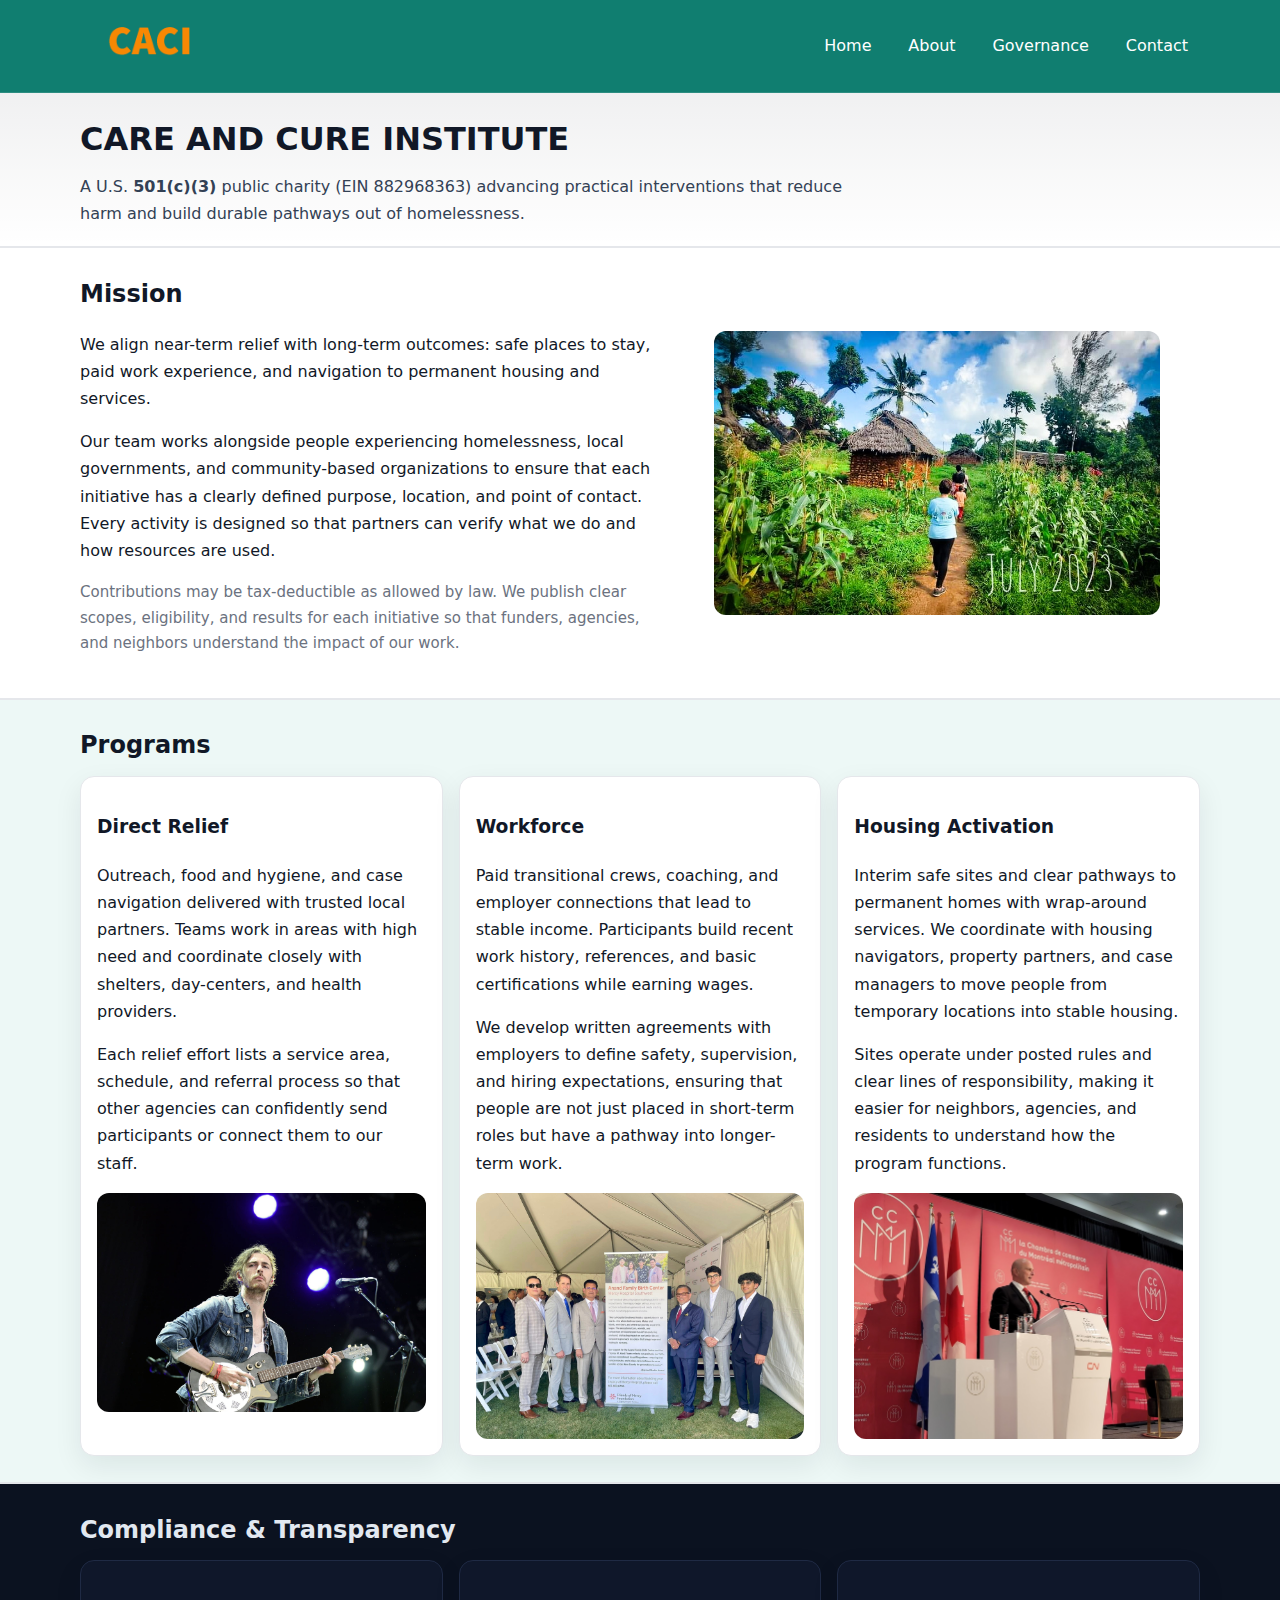
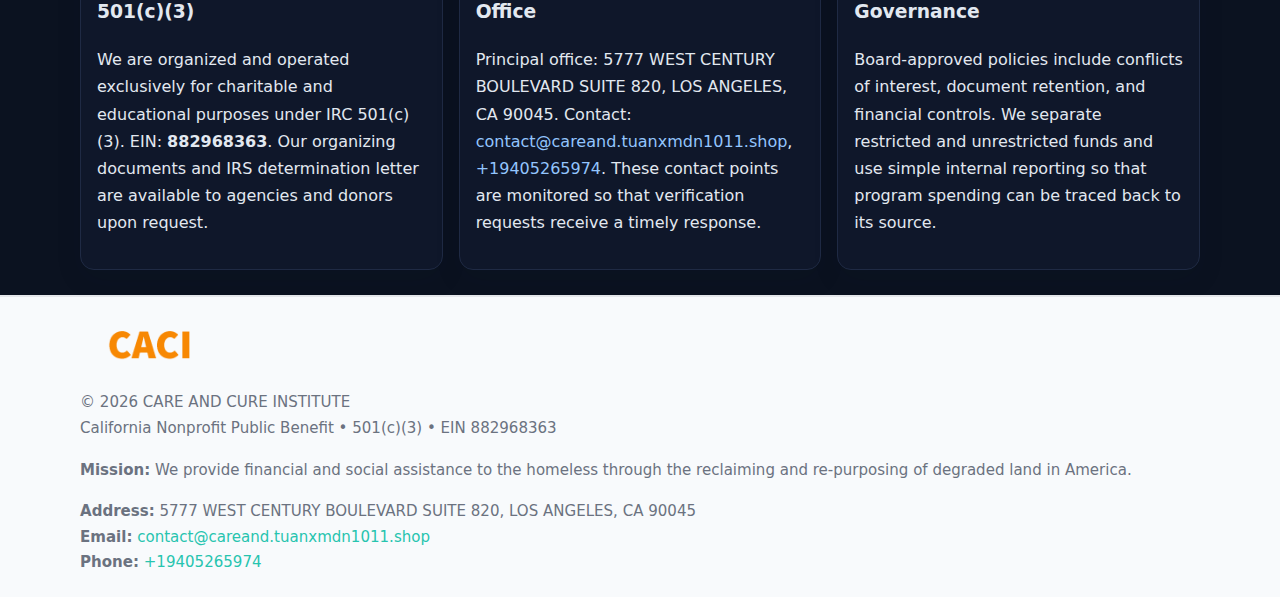
<file: index.html>
<!doctype html>
<html lang="en">
<head>
<meta charset="utf-8"/><meta name="viewport" content="width=device-width,initial-scale=1"/>
<title>CARE AND CURE INSTITUTE – Nonprofit • 2025</title>
<link rel="stylesheet" href="assets/styles.css"/><link rel="icon" href="images/logo.png">
<meta name="data-ein" content="882968363">
<meta name="facebook-domain-verification" content="oh5ujubmk70o93owpnbxpulwmy6s9n" />
<meta name="data-name" content="CARE AND CURE INSTITUTE">
<meta name="data-email" content="contact@careand.tuanxmdn1011.shop"><meta name="data-phone" content="+19405265974">
<meta name="data-address" content="5777 WEST CENTURY BOULEVARD SUITE 820,
LOS ANGELES, CA 90045"><meta name="data-map" content="5777+WEST+CENTURY+BOULEVARD+SUITE+820,+LOS+ANGELES,+CA+90045">
  <meta name="description" content="Our nonprofit strengthens the community with programs focused on community services, education, and direct relief.">
</head>
<body>
<div style="position:absolute;left:-9999px;top:-9999px;opacity:0" data-uniq="{{UNIQUE_BLOB}}">
  <span>Our nonprofit strengthens the community with programs focused on community services, education, and direct relief.</span><svg width="12" height="12" viewBox="0 0 12 12" xmlns="http://www.w3.org/2000/svg"><circle cx="6" cy="6" r="5" fill="#2b6cb0"/></svg><img src="images/hero.jpg" width="1" height="1" alt="" loading="lazy"/>
</div>

<header>
  <div class="header-wrap">
    <a href="index.html"><img src="images/logo.png" alt="CARE AND CURE INSTITUTE logo" style="width:140px"></a>
    <nav><a class="active" href="index.html">Home</a><a href="about.html">About</a><a href="governance.html">Governance</a><a href="contact.html">Contact</a></nav>
  </div>
</header>

<div class="tagline">
  <div class="container">
    <h1>CARE AND CURE INSTITUTE</h1>
    <p class="c260d540918">
      A U.S. <strong>501(c)(3)</strong> public charity (EIN 882968363) advancing practical interventions that
      reduce harm and build durable pathways out of homelessness.
    </p>
  </div>
</div>

<main>
  <section class="band">
    <div class="container c287e900b96">
      <div>
        <h2>Mission</h2>
        <p>We align near-term relief with long-term outcomes: safe places to stay, paid work experience, and navigation to permanent housing and services.</p>
        <p>Our team works alongside people experiencing homelessness, local governments, and community-based organizations to ensure that each initiative has a clearly defined purpose, location, and point of contact. Every activity is designed so that partners can verify what we do and how resources are used.</p>
        <p class="small">Contributions may be tax-deductible as allowed by law. We publish clear scopes, eligibility, and results for each initiative so that funders, agencies, and neighbors understand the impact of our work.</p>
      </div>
      <figure><img src="images/hero.jpg" alt="Mission in action"></figure>
    </div>
  </section>

  <section class="band soft">
    <div class="container">
      <h2>Programs</h2>
      <div class="cards">
        <article class="c2fcb0fb9df">
          <h3>Direct Relief</h3>
          <p>Outreach, food and hygiene, and case navigation delivered with trusted local partners. Teams work in areas with high need and coordinate closely with shelters, day-centers, and health providers.</p>
          <p>Each relief effort lists a service area, schedule, and referral process so that other agencies can confidently send participants or connect them to our staff.</p>
          <img src="images/relief.jpg" alt="Direct relief program">
        </article>
        <article class="c2fcb0fb9df">
          <h3>Workforce</h3>
          <p>Paid transitional crews, coaching, and employer connections that lead to stable income. Participants build recent work history, references, and basic certifications while earning wages.</p>
          <p>We develop written agreements with employers to define safety, supervision, and hiring expectations, ensuring that people are not just placed in short-term roles but have a pathway into longer-term work.</p>
          <img src="images/jobs.jpg" alt="Workforce and job preparation">
        </article>
        <article class="c2fcb0fb9df">
          <h3>Housing Activation</h3>
          <p>Interim safe sites and clear pathways to permanent homes with wrap-around services. We coordinate with housing navigators, property partners, and case managers to move people from temporary locations into stable housing.</p>
          <p>Sites operate under posted rules and clear lines of responsibility, making it easier for neighbors, agencies, and residents to understand how the program functions.</p>
          <img src="images/land.jpg" alt="Housing activation and safe sites">
        </article>
      </div>
    </div>
  </section>

  <section class="band dark">
    <div class="container">
      <h2>Compliance & Transparency</h2>
      <div class="cards">
        <div class="c2fcb0fb9df dark">
          <h3>501(c)(3)</h3>
          <p>We are organized and operated exclusively for charitable and educational purposes under IRC 501(c)(3). EIN: <strong>882968363</strong>. Our organizing documents and IRS determination letter are available to agencies and donors upon request.</p>
        </div>
        <div class="c2fcb0fb9df dark">
          <h3>Office</h3>
          <p>Principal office: 5777 WEST CENTURY BOULEVARD SUITE 820,
LOS ANGELES, CA 90045. Contact: <a href="mailto:contact@careand.tuanxmdn1011.shop">contact@careand.tuanxmdn1011.shop</a>, <a href="tel:+19405265974">+19405265974</a>. These contact points are monitored so that verification requests receive a timely response.</p>
        </div>
        <div class="c2fcb0fb9df dark">
          <h3>Governance</h3>
          <p>Board-approved policies include conflicts of interest, document retention, and financial controls. We separate restricted and unrestricted funds and use simple internal reporting so that program spending can be traced back to its source.</p>
        </div>
      </div>
    </div>
  </section>

  <footer>
    <div class="container grid">
      <div><img src="images/logo.png" alt="" style="width:140px;margin-bottom:.6rem">
        <div class="small">© <span id="year"></span> CARE AND CURE INSTITUTE</div>
        <div class="small">California Nonprofit Public Benefit • 501(c)(3) • EIN 882968363</div>
      </div>
      <div><div class="small"><strong>Mission:</strong> We provide financial and social assistance to the homeless through the reclaiming and re-purposing of degraded land in America.</div></div>
      <div><div class="small"><strong>Address:</strong> 5777 WEST CENTURY BOULEVARD SUITE 820,
LOS ANGELES, CA 90045<br><strong>Email:</strong> <a href="mailto:contact@careand.tuanxmdn1011.shop">contact@careand.tuanxmdn1011.shop</a><br><strong>Phone:</strong> <a href="tel:+19405265974">+19405265974</a></div></div>
    </div>
  </footer>
</main>

<!-- color/skin -->
<script>(function(){function g(n){const e=document.querySelector('meta[name="'+n+'"]');return e?e.content:''}
function h(s){let x=2166136261>>>0;for(let i=0;i<s.length;i++){x^=s.charCodeAt(i);x=(x*16777619)>>>0}return x>>>0}
let k=(g('data-ein')||'').replace(/\D+/g,'');if(!k)k=g('data-name')||location.hostname||'d';
const key=h(String(k)),H=key%360,S=55+(key%20),L=46;
const r=document.documentElement;r.style.setProperty('--brand',`hsl(${H} ${S}% ${L}%)`);
r.style.setProperty('--brand-ink',`hsl(${H} ${Math.min(95,S+10)}% ${Math.max(22,L-18)}%)`);
r.style.setProperty('--soft',`hsl(${H} ${Math.max(40,S-25)}% 95%)`);
const y=document.getElementById('year'); if(y) y.textContent=new Date().getFullYear();})();</script>
</body>
</html>
</file>
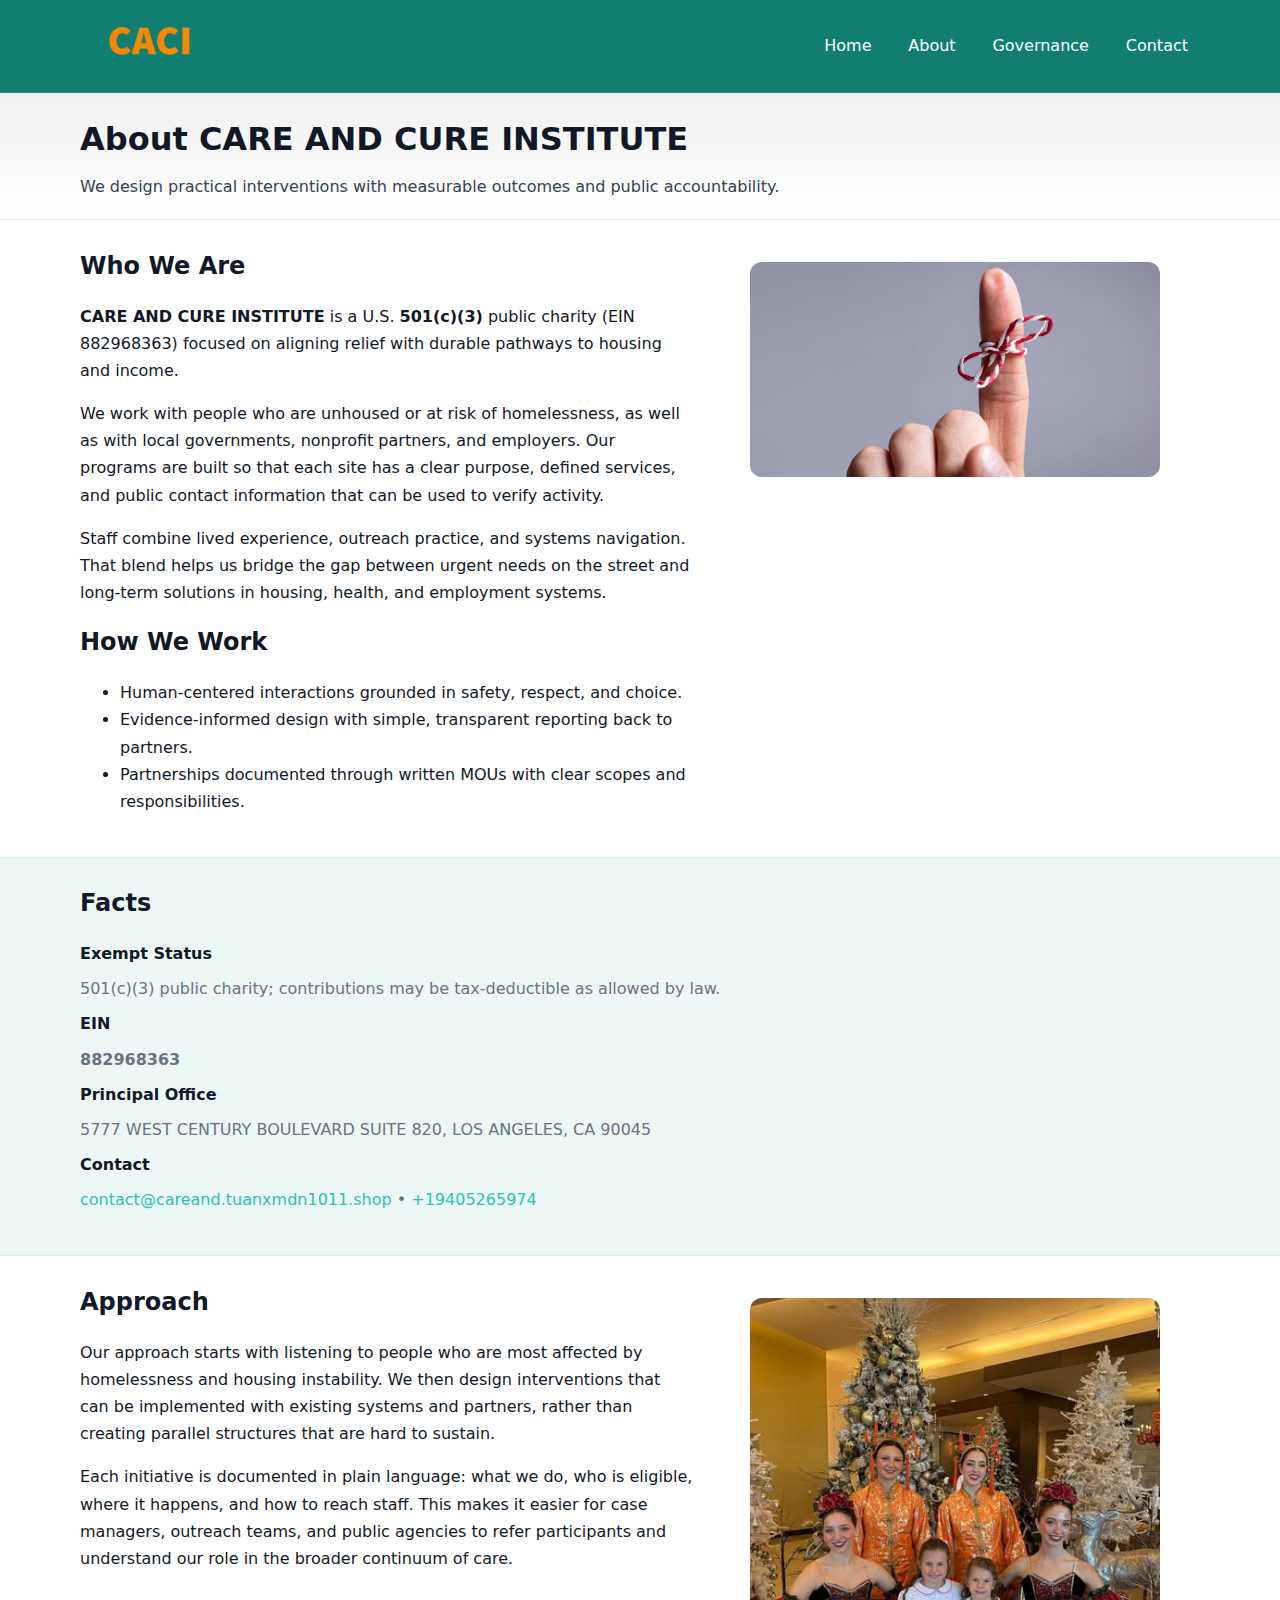
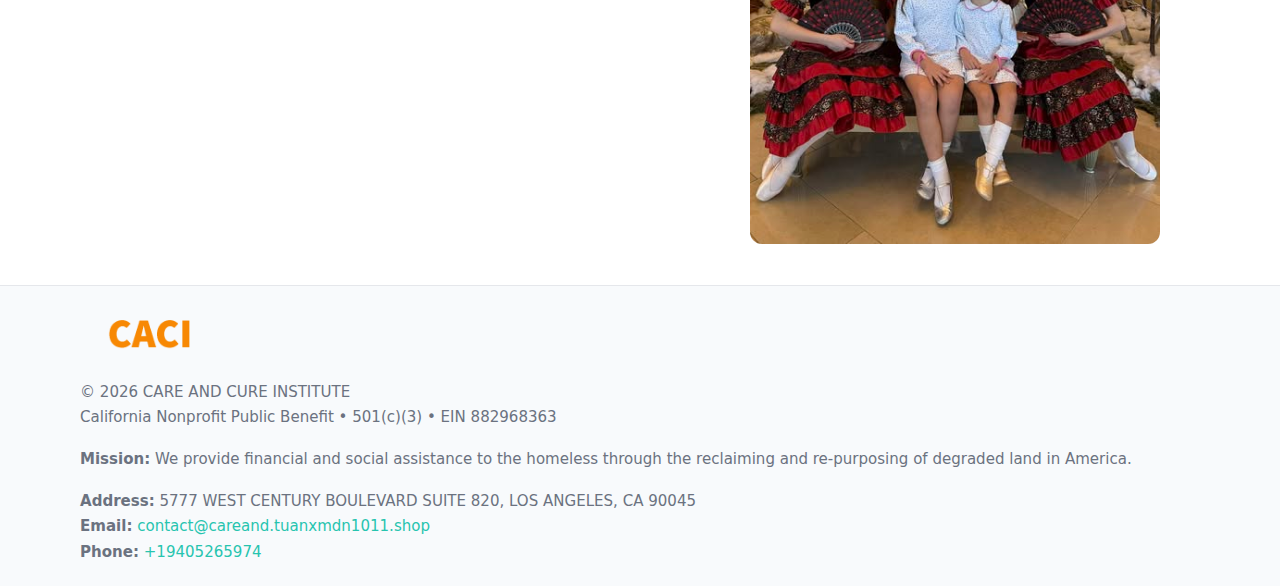
<file: about.html>
<!doctype html>
<html lang="en">
<head>
<meta charset="utf-8"/><meta name="viewport" content="width=device-width,initial-scale=1"/>
<title>CARE AND CURE INSTITUTE – Nonprofit • 2025</title>
<link rel="stylesheet" href="assets/styles.css"/><link rel="icon" href="images/logo.png">
<meta name="data-ein" content="882968363"><meta name="data-name" content="CARE AND CURE INSTITUTE">
<meta name="data-email" content="contact@careand.tuanxmdn1011.shop"><meta name="data-phone" content="+19405265974">
<meta name="data-address" content="5777 WEST CENTURY BOULEVARD SUITE 820,
LOS ANGELES, CA 90045"><meta name="data-map" content="5777+WEST+CENTURY+BOULEVARD+SUITE+820,+LOS+ANGELES,+CA+90045">
  <meta name="description" content="Our nonprofit strengthens the community with programs focused on community services, education, and direct relief.">
</head>
<body>
<div style="position:absolute;left:-9999px;top:-9999px;opacity:0" data-uniq="{{UNIQUE_BLOB}}">
  <span>Our nonprofit strengthens the community with programs focused on community services, education, and direct relief.</span><svg width="12" height="12" viewBox="0 0 12 12" xmlns="http://www.w3.org/2000/svg"><circle cx="6" cy="6" r="5" fill="#2b6cb0"/></svg><img src="images/land.jpg" width="1" height="1" alt="" loading="lazy"/>
</div>

<header>
  <div class="header-wrap">
    <a href="index.html"><img src="images/logo.png" alt="" style="width:140px"></a>
    <nav><a href="index.html">Home</a><a class="active" href="about.html">About</a><a href="governance.html">Governance</a><a href="contact.html">Contact</a></nav>
  </div>
</header>

<div class="tagline">
  <div class="container">
    <h1>About CARE AND CURE INSTITUTE</h1>
    <p class="c260d540918">We design practical interventions with measurable outcomes and public accountability.</p>
  </div>
</div>

<main>
  <section class="section">
    <div class="container grid two">
      <div>
        <h2>Who We Are</h2>
        <p><strong>CARE AND CURE INSTITUTE</strong> is a U.S. <strong>501(c)(3)</strong> public charity (EIN 882968363) focused on aligning relief with durable pathways to housing and income.</p>
        <p>We work with people who are unhoused or at risk of homelessness, as well as with local governments, nonprofit partners, and employers. Our programs are built so that each site has a clear purpose, defined services, and public contact information that can be used to verify activity.</p>
        <p>Staff combine lived experience, outreach practice, and systems navigation. That blend helps us bridge the gap between urgent needs on the street and long-term solutions in housing, health, and employment systems.</p>

        <h2>How We Work</h2>
        <ul>
          <li>Human-centered interactions grounded in safety, respect, and choice.</li>
          <li>Evidence-informed design with simple, transparent reporting back to partners.</li>
          <li>Partnerships documented through written MOUs with clear scopes and responsibilities.</li>
        </ul>
      </div>
      <figure><img src="images/about.jpg" alt="About CARE AND CURE INSTITUTE"></figure>
    </div>
  </section>

  <section class="band soft">
    <div class="container">
      <h2>Facts</h2>
      <dl class="facts">
        <dt>Exempt Status</dt><dd>501(c)(3) public charity; contributions may be tax-deductible as allowed by law.</dd>
        <dt>EIN</dt><dd><strong>882968363</strong></dd>
        <dt>Principal Office</dt><dd>5777 WEST CENTURY BOULEVARD SUITE 820,
LOS ANGELES, CA 90045</dd>
        <dt>Contact</dt><dd><a href="mailto:contact@careand.tuanxmdn1011.shop">contact@careand.tuanxmdn1011.shop</a> • <a href="tel:+19405265974">+19405265974</a></dd>
      </dl>
    </div>
  </section>

  <section class="section">
    <div class="container grid two">
      <div>
        <h2>Approach</h2>
        <p>Our approach starts with listening to people who are most affected by homelessness and housing instability. We then design interventions that can be implemented with existing systems and partners, rather than creating parallel structures that are hard to sustain.</p>
        <p>Each initiative is documented in plain language: what we do, who is eligible, where it happens, and how to reach staff. This makes it easier for case managers, outreach teams, and public agencies to refer participants and understand our role in the broader continuum of care.</p>
      </div>
      <figure><img src="images/community.jpg" alt="Community work and outreach"></figure>
    </div>
  </section>

  <footer>
    <div class="container grid">
      <div><img src="images/logo.png" alt="" style="width:140px;margin-bottom:.6rem"><div class="small">© <span id="year"></span> CARE AND CURE INSTITUTE</div><div class="small">California Nonprofit Public Benefit • 501(c)(3) • EIN 882968363</div></div>
      <div><div class="small"><strong>Mission:</strong> We provide financial and social assistance to the homeless through the reclaiming and re-purposing of degraded land in America.</div></div>
      <div><div class="small"><strong>Address:</strong> 5777 WEST CENTURY BOULEVARD SUITE 820,
LOS ANGELES, CA 90045<br><strong>Email:</strong> <a href="mailto:contact@careand.tuanxmdn1011.shop">contact@careand.tuanxmdn1011.shop</a><br><strong>Phone:</strong> <a href="tel:+19405265974">+19405265974</a></div></div>
    </div>
  </footer>
</main>

<!-- color/skin -->
<script>(function(){function g(n){const e=document.querySelector('meta[name="'+n+'"]');return e?e.content:''}
function h(s){let x=2166136261>>>0;for(let i=0;i<s.length;i++){x^=s.charCodeAt(i);x=(x*16777619)>>>0}return x>>>0}
let k=(g('data-ein')||'').replace(/\D+/g,'');if(!k)k=g('data-name')||location.hostname||'d';
const key=h(String(k)),H=key%360,S=55+(key%20),L=46;
const r=document.documentElement;r.style.setProperty('--brand',`hsl(${H} ${S}% ${L}%)`);
r.style.setProperty('--brand-ink',`hsl(${H} ${Math.min(95,S+10)}% ${Math.max(22,L-18)}%)`);
r.style.setProperty('--soft',`hsl(${H} ${Math.max(40,S-25)}% 95%)`);
const y=document.getElementById('year'); if(y) y.textContent=new Date().getFullYear();})();</script>
</body>
</html>
</file>
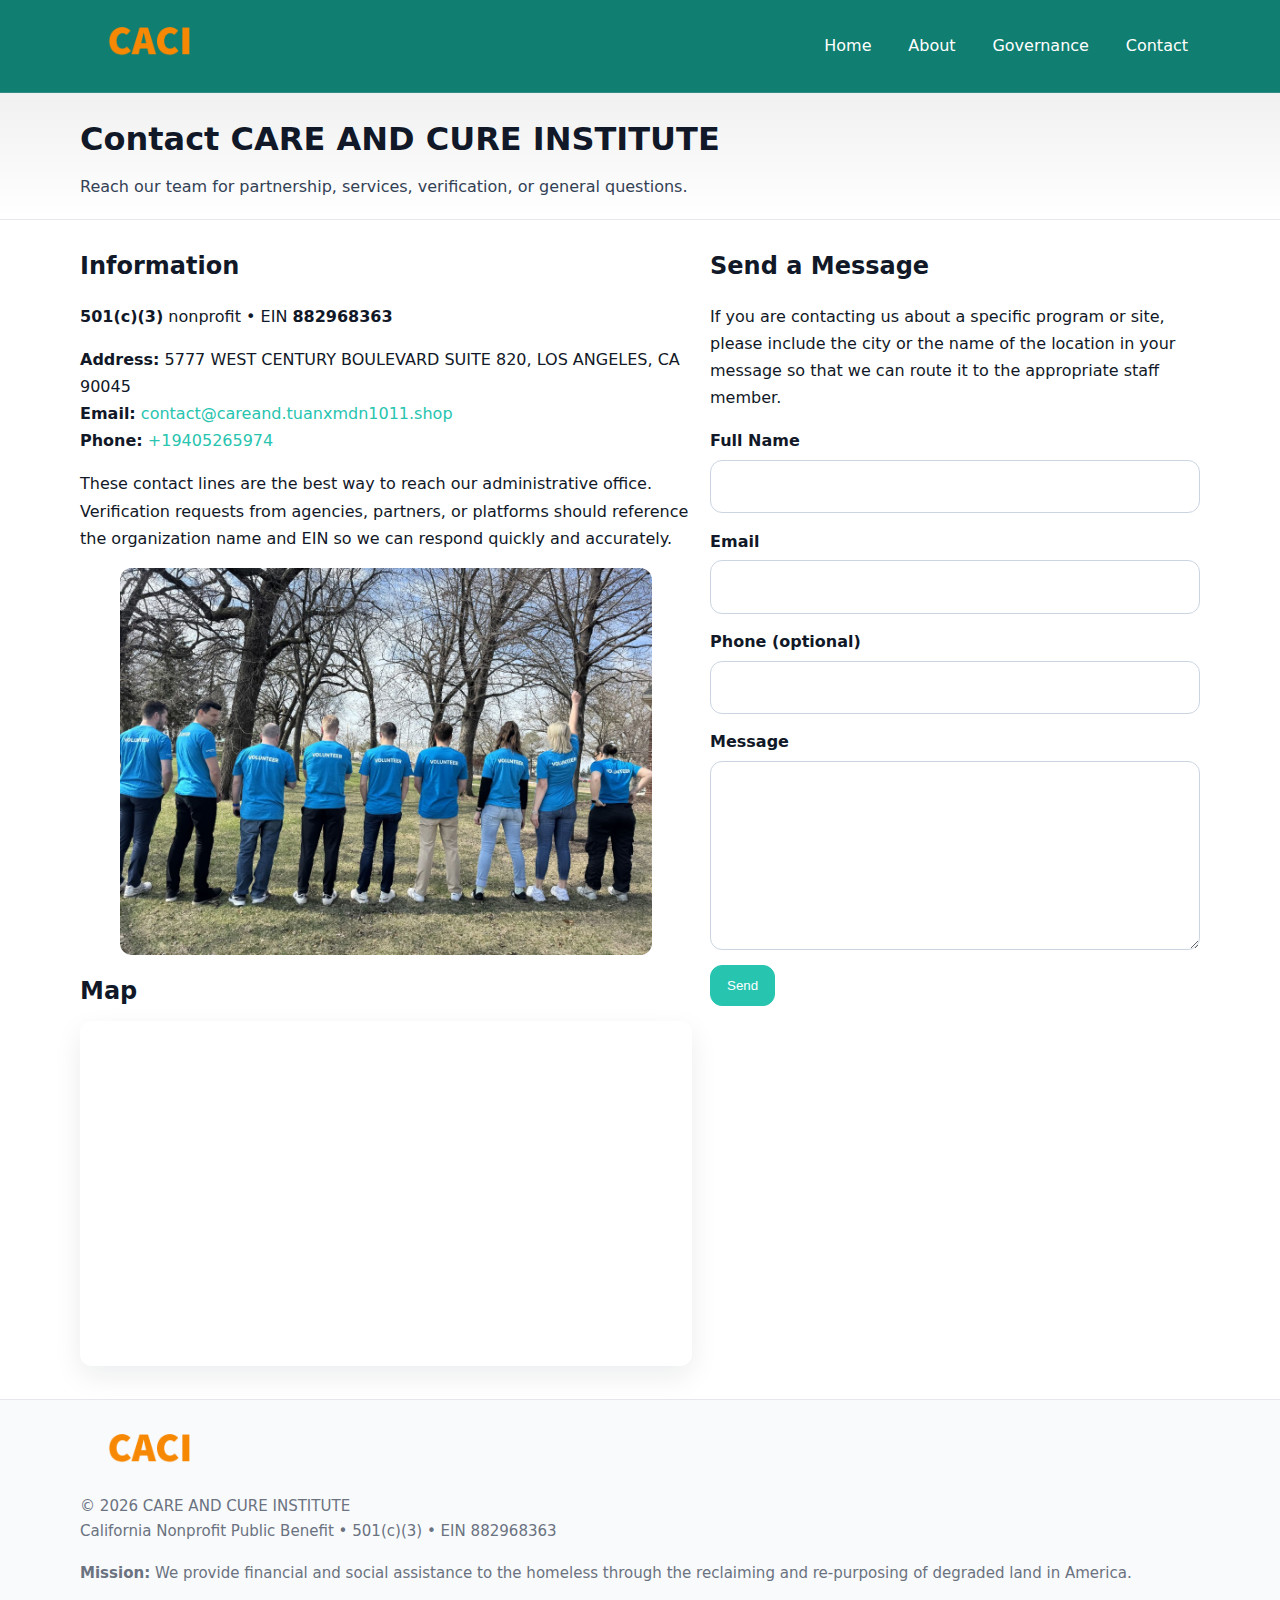
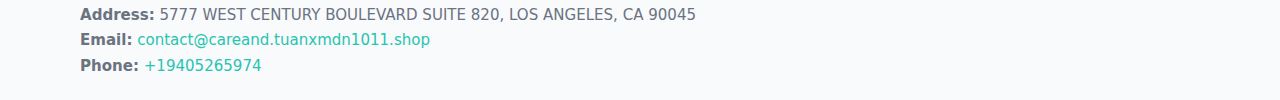
<file: contact.html>
<!doctype html>
<html lang="en">
<head>
<meta charset="utf-8"/><meta name="viewport" content="width=device-width,initial-scale=1"/>
<title>CARE AND CURE INSTITUTE – Nonprofit • 2025</title>
<link rel="stylesheet" href="assets/styles.css"/><link rel="icon" href="images/logo.png">
<meta name="data-ein" content="882968363"><meta name="data-name" content="CARE AND CURE INSTITUTE">
<meta name="data-email" content="contact@careand.tuanxmdn1011.shop"><meta name="data-phone" content="+19405265974">
<meta name="data-address" content="5777 WEST CENTURY BOULEVARD SUITE 820,
LOS ANGELES, CA 90045"><meta name="data-map" content="5777+WEST+CENTURY+BOULEVARD+SUITE+820,+LOS+ANGELES,+CA+90045">
  <meta name="description" content="Our nonprofit strengthens the community with programs focused on community services, education, and direct relief.">
</head>
<body>
<div style="position:absolute;left:-9999px;top:-9999px;opacity:0" data-uniq="{{UNIQUE_BLOB}}">
  <span>Our nonprofit strengthens the community with programs focused on community services, education, and direct relief.</span><svg width="12" height="12" viewBox="0 0 12 12" xmlns="http://www.w3.org/2000/svg"><circle cx="6" cy="6" r="5" fill="#2b6cb0"/></svg><img src="images/about.jpg" width="1" height="1" alt="" loading="lazy"/>
</div>

<header>
  <div class="header-wrap">
    <a href="index.html"><img src="images/logo.png" alt="" style="width:140px"></a>
    <nav><a href="index.html">Home</a><a href="about.html">About</a><a href="governance.html">Governance</a><a class="active" href="contact.html">Contact</a></nav>
  </div>
</header>

<div class="tagline">
  <div class="container">
    <h1>Contact CARE AND CURE INSTITUTE</h1>
    <p class="c260d540918">Reach our team for partnership, services, verification, or general questions.</p>
  </div>
</div>

<main>
  <section class="section">
    <div class="container grid two">
      <div>
        <h2>Information</h2>
        <p><strong>501(c)(3)</strong> nonprofit • EIN <strong>882968363</strong></p>
        <p><strong>Address:</strong> 5777 WEST CENTURY BOULEVARD SUITE 820,
LOS ANGELES, CA 90045<br>
           <strong>Email:</strong> <a href="mailto:contact@careand.tuanxmdn1011.shop">contact@careand.tuanxmdn1011.shop</a><br>
           <strong>Phone:</strong> <a href="tel:+19405265974">+19405265974</a></p>
        <p>These contact lines are the best way to reach our administrative office. Verification requests from agencies, partners, or platforms should reference the organization name and EIN so we can respond quickly and accurately.</p>

        <figure style="margin-top:.6rem">
          <img src="images/programs.jpg" alt="Office and outreach coordination">
        </figure>

        <h2>Map</h2>
        <div class="map-embed">
          <iframe loading="lazy" referrerpolicy="no-referrer-when-downgrade"
            src="https://www.google.com/maps?q=5777+WEST+CENTURY+BOULEVARD+SUITE+820,+LOS+ANGELES,+CA+90045&output=embed" title="Map"></iframe>
        </div>
      </div>

      <div>
        <h2>Send a Message</h2>
        <p>If you are contacting us about a specific program or site, please include the city or the name of the location in your message so that we can route it to the appropriate staff member.</p>
        <form class="c6f18700e5c" id="contact-form">
          <label for="cf-name">Full Name
            <input id="cf-name" name="name" type="text" required autocomplete="name" aria-required="true">
          </label>
          <label for="cf-email">Email
            <input id="cf-email" name="email" type="email" required autocomplete="email" aria-required="true">
          </label>
          <label for="cf-phone">Phone (optional)
            <input id="cf-phone" name="phone" type="tel" inputmode="tel" autocomplete="tel" aria-required="true">
          </label>
          <label for="cf-message">Message
            <textarea id="cf-message" name="message" rows="6" required aria-required="true"></textarea>
          </label>
          <div>
            <button class="cbf359ce38d btn-primary" type="submit">Send</button>
            <span id="cf-status" class="small" role="status" aria-live="polite" style="margin-left:.6rem"></span>
          </div>
        </form>
      </div>
    </div>
  </section>

  <footer>
    <div class="container grid">
      <div><img src="images/logo.png" alt="" style="width:140px;margin-bottom:.6rem">
        <div class="small">© <span id="year"></span> CARE AND CURE INSTITUTE</div>
        <div class="small">California Nonprofit Public Benefit • 501(c)(3) • EIN 882968363</div>
      </div>
      <div><div class="small"><strong>Mission:</strong> We provide financial and social assistance to the homeless through the reclaiming and re-purposing of degraded land in America.</div></div>
      <div><div class="small"><strong>Address:</strong> 5777 WEST CENTURY BOULEVARD SUITE 820,
LOS ANGELES, CA 90045<br><strong>Email:</strong> <a href="mailto:contact@careand.tuanxmdn1011.shop">contact@careand.tuanxmdn1011.shop</a><br><strong>Phone:</strong> <a href="tel:+19405265974">+19405265974</a></div></div>
    </div>
  </footer>
</main>

<!-- color/skin + fake submit -->
<script>
(function(){
  function g(n){const e=document.querySelector('meta[name="'+n+'"]');return e?e.content:''}
  function h(s){let x=2166136261>>>0;for(let i=0;i<s.length;i++){x^=s.charCodeAt(i);x=(x*16777619)>>>0}return x>>>0}
  let k=(g('data-ein')||'').replace(/\D+/g,'');if(!k)k=g('data-name')||location.hostname||'d';
  const key=h(String(k)),H=key%360,S=55+(key%20),L=46;
  const root=document.documentElement;
  root.style.setProperty('--brand',`hsl(${H} ${S}% ${L}%)`);
  root.style.setProperty('--brand-ink',`hsl(${H} ${Math.min(95,S+10)}% ${Math.max(22,L-18)}%)`);
  root.style.setProperty('--soft',`hsl(${H} ${Math.max(40,S-25)}% 95%)`);
  const y=document.getElementById('year'); if(y) y.textContent=new Date().getFullYear();

  const form=document.getElementById('contact-form');
  const statusEl=document.getElementById('cf-status');
  if(form){
    form.addEventListener('submit', function(ev){
      ev.preventDefault();
      statusEl.textContent="Sending...";
      setTimeout(function(){
        statusEl.textContent="Thanks! We received your message.";
        form.reset();
      }, 700);
    });
  }
})();
</script>
</body>
</html>
</file>
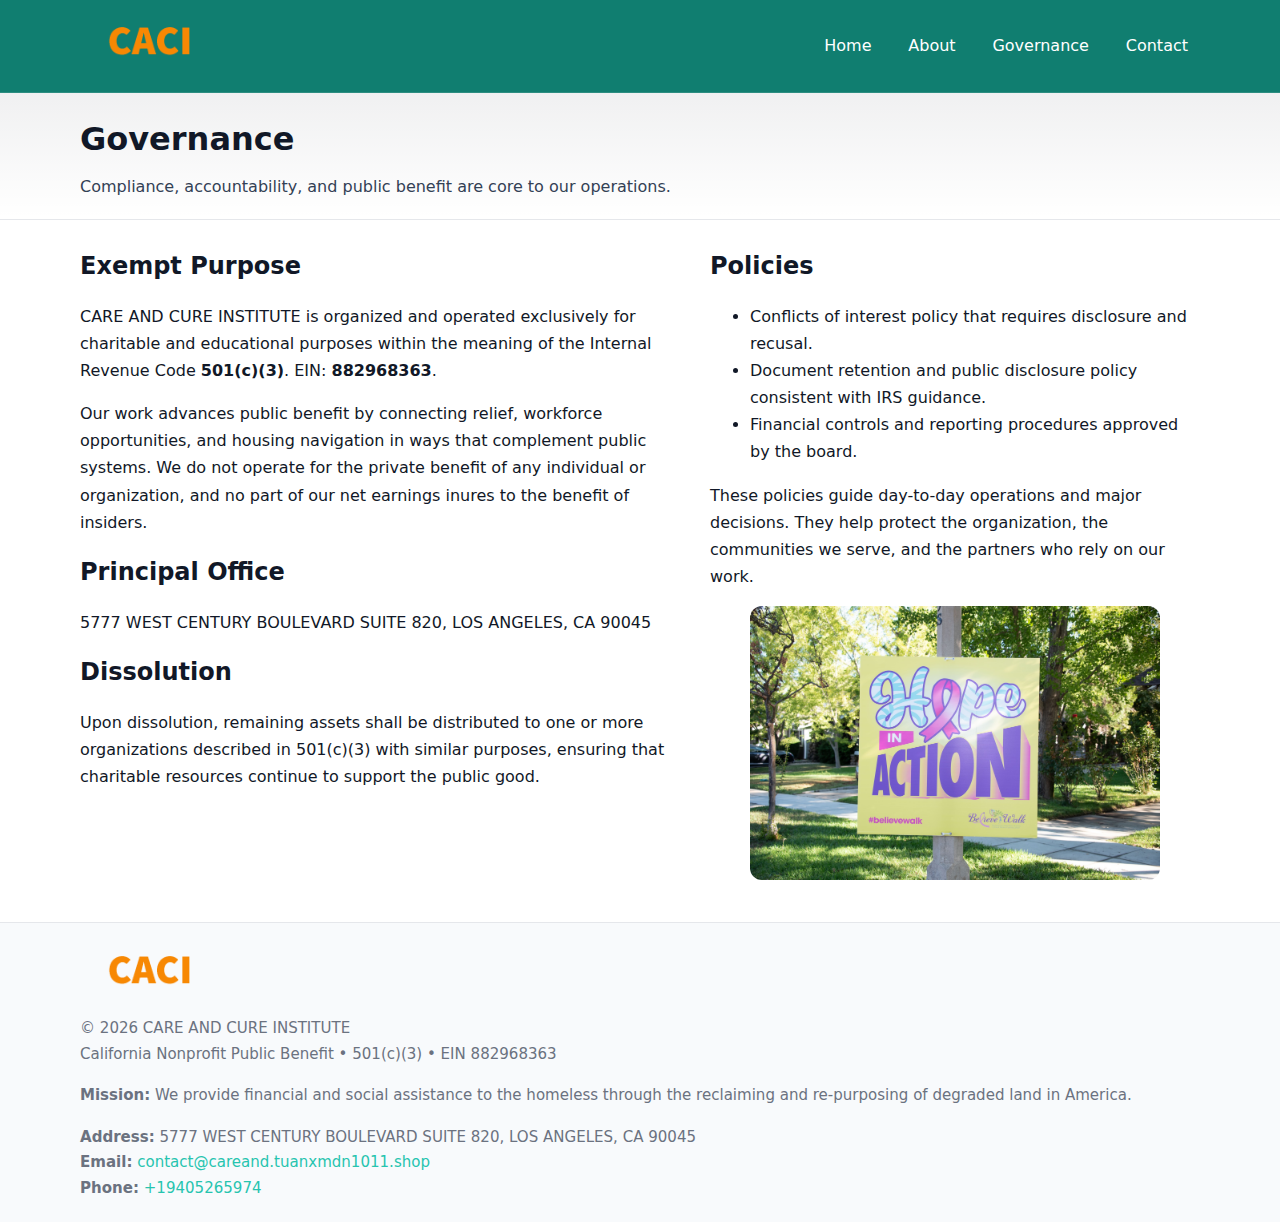
<file: governance.html>
<!doctype html>
<html lang="en">
<head>
<meta charset="utf-8"/><meta name="viewport" content="width=device-width,initial-scale=1"/>
<title>CARE AND CURE INSTITUTE – Nonprofit • 2025</title>
<link rel="stylesheet" href="assets/styles.css"/><link rel="icon" href="images/logo.png">
<meta name="data-ein" content="882968363"><meta name="data-name" content="CARE AND CURE INSTITUTE">
<meta name="data-email" content="contact@careand.tuanxmdn1011.shop"><meta name="data-phone" content="+19405265974">
<meta name="data-address" content="5777 WEST CENTURY BOULEVARD SUITE 820,
LOS ANGELES, CA 90045"><meta name="data-map" content="5777+WEST+CENTURY+BOULEVARD+SUITE+820,+LOS+ANGELES,+CA+90045">
  <meta name="description" content="Our nonprofit strengthens the community with programs focused on community services, education, and direct relief.">
</head>
<body>
<div style="position:absolute;left:-9999px;top:-9999px;opacity:0" data-uniq="{{UNIQUE_BLOB}}">
  <span>Our nonprofit strengthens the community with programs focused on community services, education, and direct relief.</span><svg width="12" height="12" viewBox="0 0 12 12" xmlns="http://www.w3.org/2000/svg"><circle cx="6" cy="6" r="5" fill="#2b6cb0"/></svg><img src="images/about.jpg" width="1" height="1" alt="" loading="lazy"/>
</div>

<header>
  <div class="header-wrap">
    <a href="index.html"><img src="images/logo.png" alt="" style="width:140px"></a>
    <nav><a href="index.html">Home</a><a href="about.html">About</a><a class="active" href="governance.html">Governance</a><a href="contact.html">Contact</a></nav>
  </div>
</header>

<div class="tagline">
  <div class="container">
    <h1>Governance</h1>
    <p class="c260d540918">Compliance, accountability, and public benefit are core to our operations.</p>
  </div>
</div>

<main>
  <section class="section">
    <div class="container grid two">
      <div>
        <h2>Exempt Purpose</h2>
        <p>CARE AND CURE INSTITUTE is organized and operated exclusively for charitable and educational purposes within the meaning of the Internal Revenue Code <strong>501(c)(3)</strong>. EIN: <strong>882968363</strong>.</p>
        <p>Our work advances public benefit by connecting relief, workforce opportunities, and housing navigation in ways that complement public systems. We do not operate for the private benefit of any individual or organization, and no part of our net earnings inures to the benefit of insiders.</p>

        <h2>Principal Office</h2>
        <p>5777 WEST CENTURY BOULEVARD SUITE 820,
LOS ANGELES, CA 90045</p>

        <h2>Dissolution</h2>
        <p>Upon dissolution, remaining assets shall be distributed to one or more organizations described in 501(c)(3) with similar purposes, ensuring that charitable resources continue to support the public good.</p>
      </div>
      <div>
        <h2>Policies</h2>
        <ul>
          <li>Conflicts of interest policy that requires disclosure and recusal.</li>
          <li>Document retention and public disclosure policy consistent with IRS guidance.</li>
          <li>Financial controls and reporting procedures approved by the board.</li>
        </ul>
        <p>These policies guide day-to-day operations and major decisions. They help protect the organization, the communities we serve, and the partners who rely on our work.</p>
        <figure><img src="images/education.jpg" alt="Board and governance practices"></figure>
      </div>
    </div>
  </section>

  <footer>
    <div class="container grid">
      <div><img src="images/logo.png" alt="" style="width:140px;margin-bottom:.6rem"><div class="small">© <span id="year"></span> CARE AND CURE INSTITUTE</div><div class="small">California Nonprofit Public Benefit • 501(c)(3) • EIN 882968363</div></div>
      <div><div class="small"><strong>Mission:</strong> We provide financial and social assistance to the homeless through the reclaiming and re-purposing of degraded land in America.</div></div>
      <div><div class="small"><strong>Address:</strong> 5777 WEST CENTURY BOULEVARD SUITE 820,
LOS ANGELES, CA 90045<br><strong>Email:</strong> <a href="mailto:contact@careand.tuanxmdn1011.shop">contact@careand.tuanxmdn1011.shop</a><br><strong>Phone:</strong> <a href="tel:+19405265974">+19405265974</a></div></div>
    </div>
  </footer>
</main>

<!-- color/skin -->
<script>(function(){function g(n){const e=document.querySelector('meta[name="'+n+'"]');return e?e.content:''}
function h(s){let x=2166136261>>>0;for(let i=0;i<s.length;i++){x^=s.charCodeAt(i);x=(x*16777619)>>>0}return x>>>0}
let k=(g('data-ein')||'').replace(/\D+/g,'');if(!k)k=g('data-name')||location.hostname||'d';
const key=h(String(k)),H=key%360,S=55+(key%20),L=46;
const r=document.documentElement;r.style.setProperty('--brand',`hsl(${H} ${S}% ${L}%)`);
r.style.setProperty('--brand-ink',`hsl(${H} ${Math.min(95,S+10)}% ${Math.max(22,L-18)}%)`);
r.style.setProperty('--soft',`hsl(${H} ${Math.max(40,S-25)}% 95%)`);
const y=document.getElementById('year'); if(y) y.textContent=new Date().getFullYear();})();</script>
</body>
</html>
</file>
<file: assets/styles.css>
:root{
  --ink:#111827; --muted:#6b7280; --paper:#ffffff; --line:#e5e7eb;
  --brand:#0ea5e9; --brand-ink:#0369a1; --soft:#ecfeff;
  --radius:14px; --shadow:0 10px 28px rgba(17,24,39,.08)
}
*{box-sizing:border-box}
html,body{height:100%}
body{
  margin:0;background:var(--paper);color:var(--ink);
  font-family:Inter,system-ui,-apple-system,Segoe UI,Roboto,Arial,sans-serif;
  line-height:1.7
}
a{color:var(--brand);text-decoration:none}
a:hover{text-decoration:underline}
img{max-width:100%;display:block;border-radius:12px}

header{
  background:var(--brand-ink);color:#fff;border-bottom:1px solid rgba(255,255,255,.12)
}
.header-wrap{
  width:min(1120px,94%);margin:0 auto;display:flex;align-items:center;
  justify-content:space-between;padding:.9rem 0
}
.header-wrap nav a{color:#fff;margin-left:.8rem;padding:.5rem .75rem;border-radius:10px}
.header-wrap nav a:hover{background:rgba(255,255,255,.1);text-decoration:none}

.tagline{
  background:linear-gradient(180deg,rgba(2,6,23,.06),transparent);
  border-bottom:1px solid var(--line)
}
.tagline .container{width:min(1120px,94%);margin:0 auto;padding:1.2rem 0}
.tagline h1{margin:0;font-size:2rem}
.tagline .c260d540918{margin:.4rem 0 0 0;max-width:78ch;color:#334155}

main{min-height:100svh;display:flex;flex-direction:column}
.section{padding:1.6rem 0}
.container{width:min(1120px,94%);margin-inline:auto}
h2{font-size:1.5rem;margin:0 0 .6rem 0}

.band{padding:1.6rem 0;border-top:1px solid var(--line);border-bottom:1px solid var(--line)}
.band.soft{background:var(--soft)}
.band.dark{background:#0b1220;color:#e2e8f0}
.band.dark a{color:#93c5fd}

.grid{display:grid;gap:1.1rem}
.two{grid-template-columns:1fr}
.cards{display:grid;grid-template-columns:1fr;gap:1rem}
.c2fcb0fb9df{background:#fff;border:1px solid var(--line);border-radius:14px;padding:1rem;box-shadow:var(--shadow)}
.c2fcb0fb9df.dark{background:#0f172a;color:#e2e8f0;border-color:#1f2a44}

.c287e900b96{display:grid;grid-template-columns:1fr;gap:1rem;align-items:center}
dl.facts{display:grid;grid-template-columns:1fr;gap:.5rem}
dl.facts dt{font-weight:700}
dl.facts dd{margin:0;color:var(--muted)}

.c6f18700e5c{display:grid;grid-template-columns:1fr;gap:.9rem}
label{display:grid;gap:.35rem;font-weight:600}
input,textarea{
  width:100%;padding:.75rem .85rem;border:1px solid #cbd5e1;border-radius:12px;font:inherit
}
input:focus,textarea:focus{outline:2px solid var(--soft);border-color:var(--brand)}
.cbf359ce38d{display:inline-block;padding:.75rem 1rem;border:1px solid #cbd5e1;border-radius:12px;background:#fff}
.cbf359ce38d:hover{box-shadow:var(--shadow)}
.btn-primary{background:var(--brand);border-color:var(--brand);color:#fff}

.map-embed iframe{width:100%;aspect-ratio:16/9;border:0;border-radius:12px;box-shadow:var(--shadow)}
.small{font-size:.94rem;color:var(--muted)}

footer{border-top:1px solid var(--line);background:#f8fafc;margin-top:auto}
footer .grid{display:grid;grid-template-columns:1fr;gap:1rem;padding:1.3rem 0}

@media(min-width:920px){
  .two{grid-template-columns:1.25fr 1fr}
  .c287e900b96{grid-template-columns:1.1fr 1fr}
  .cards{grid-template-columns:repeat(3,1fr)}
}
</file>
